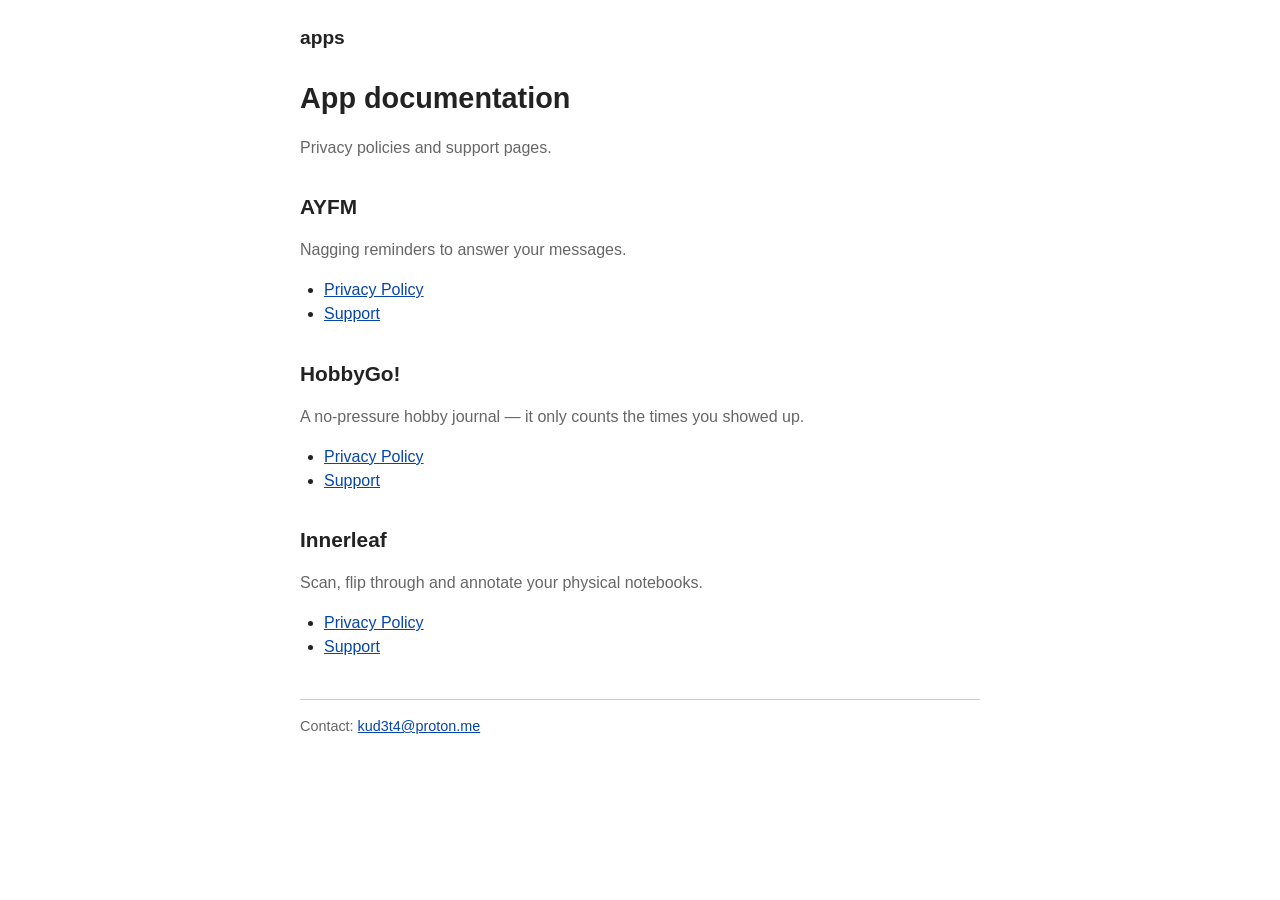
<file: index.html>
<!DOCTYPE html>
<html lang="en">
<head>
<meta charset="utf-8">
<meta name="viewport" content="width=device-width, initial-scale=1">
<title>Apps</title>
<link rel="stylesheet" href="style.css">
</head>
<body>
<div class="wrap">
  <header>
    <span class="brand">apps</span>
  </header>
  <h1>App documentation</h1>
  <p class="muted">Privacy policies and support pages.</p>

  <h2>AYFM</h2>
  <p class="muted">Nagging reminders to answer your messages.</p>
  <ul>
    <li><a href="ayfm/privacy.html">Privacy Policy</a></li>
    <li><a href="ayfm/support.html">Support</a></li>
  </ul>

  <h2>HobbyGo!</h2>
  <p class="muted">A no-pressure hobby journal — it only counts the times you showed up.</p>
  <ul>
    <li><a href="hobbygo/privacy.html">Privacy Policy</a></li>
    <li><a href="hobbygo/support.html">Support</a></li>
  </ul>

  <h2>Innerleaf</h2>
  <p class="muted">Scan, flip through and annotate your physical notebooks.</p>
  <ul>
    <li><a href="innerleaf/privacy.html">Privacy Policy</a></li>
    <li><a href="innerleaf/support.html">Support</a></li>
  </ul>

  <!-- Add each new app as another block. Copy the _template/ folder to <app-slug>/,
       fill in its two pages, and add a section here pointing at them. -->

  <footer>Contact: <a href="mailto:kud3t4@proton.me">kud3t4@proton.me</a></footer>
</div>
</body>
</html>
</file>
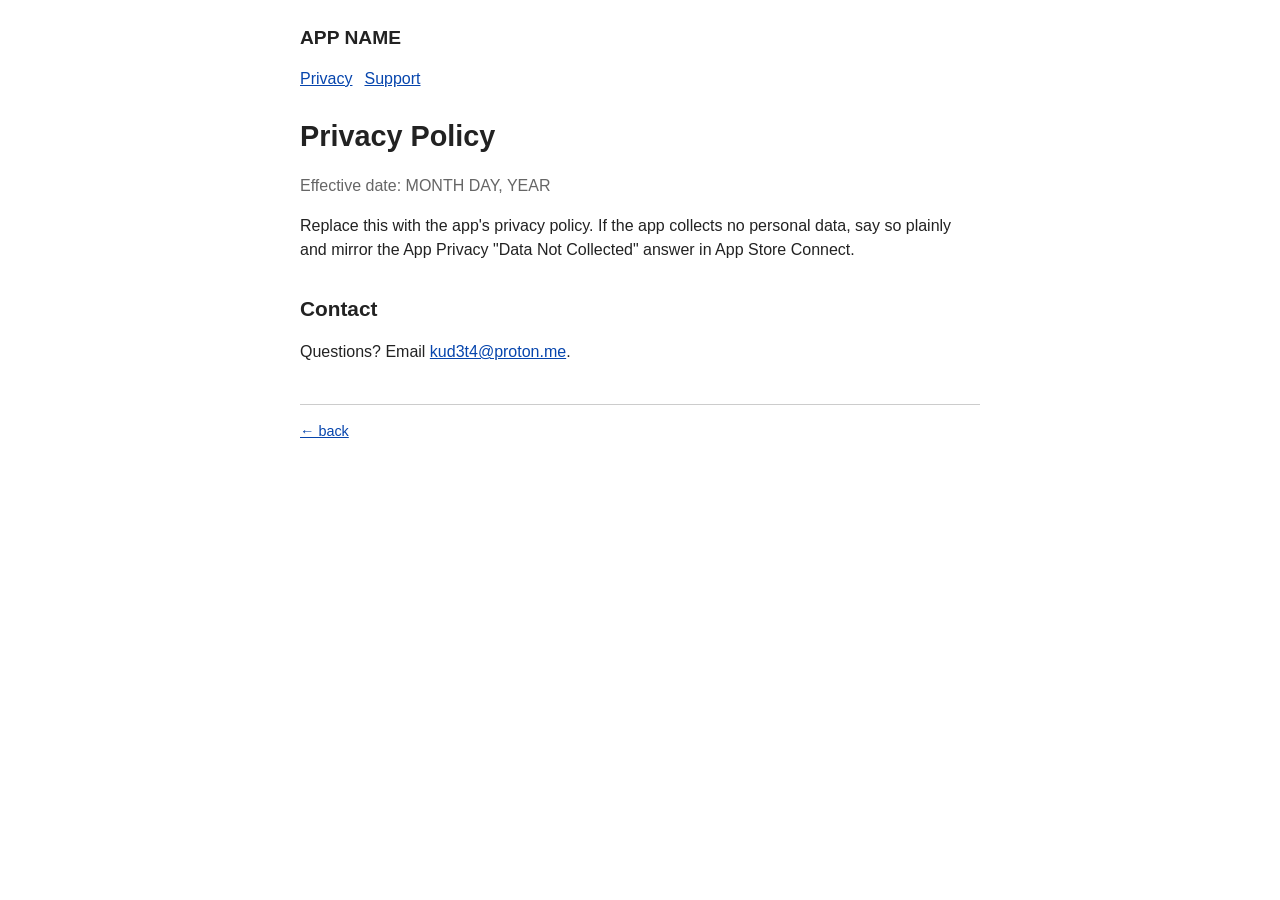
<file: _template/privacy.html>
<!DOCTYPE html>
<html lang="en">
<head>
<meta charset="utf-8">
<meta name="viewport" content="width=device-width, initial-scale=1">
<title>APP NAME — Privacy Policy</title>
<link rel="stylesheet" href="../style.css">
</head>
<body>
<div class="wrap">
  <header>
    <a class="brand" href="../index.html">APP NAME</a>
    <nav style="margin-top:14px"><a href="privacy.html">Privacy</a><a href="support.html">Support</a></nav>
  </header>

  <h1>Privacy Policy</h1>
  <p class="eff">Effective date: MONTH DAY, YEAR</p>

  <p>Replace this with the app's privacy policy. If the app collects no personal data, say so
     plainly and mirror the App Privacy "Data Not Collected" answer in App Store Connect.</p>

  <h2>Contact</h2>
  <p>Questions? Email <a href="mailto:kud3t4@proton.me">kud3t4@proton.me</a>.</p>

  <footer><a href="../index.html">&larr; back</a></footer>
</div>
</body>
</html>
</file>
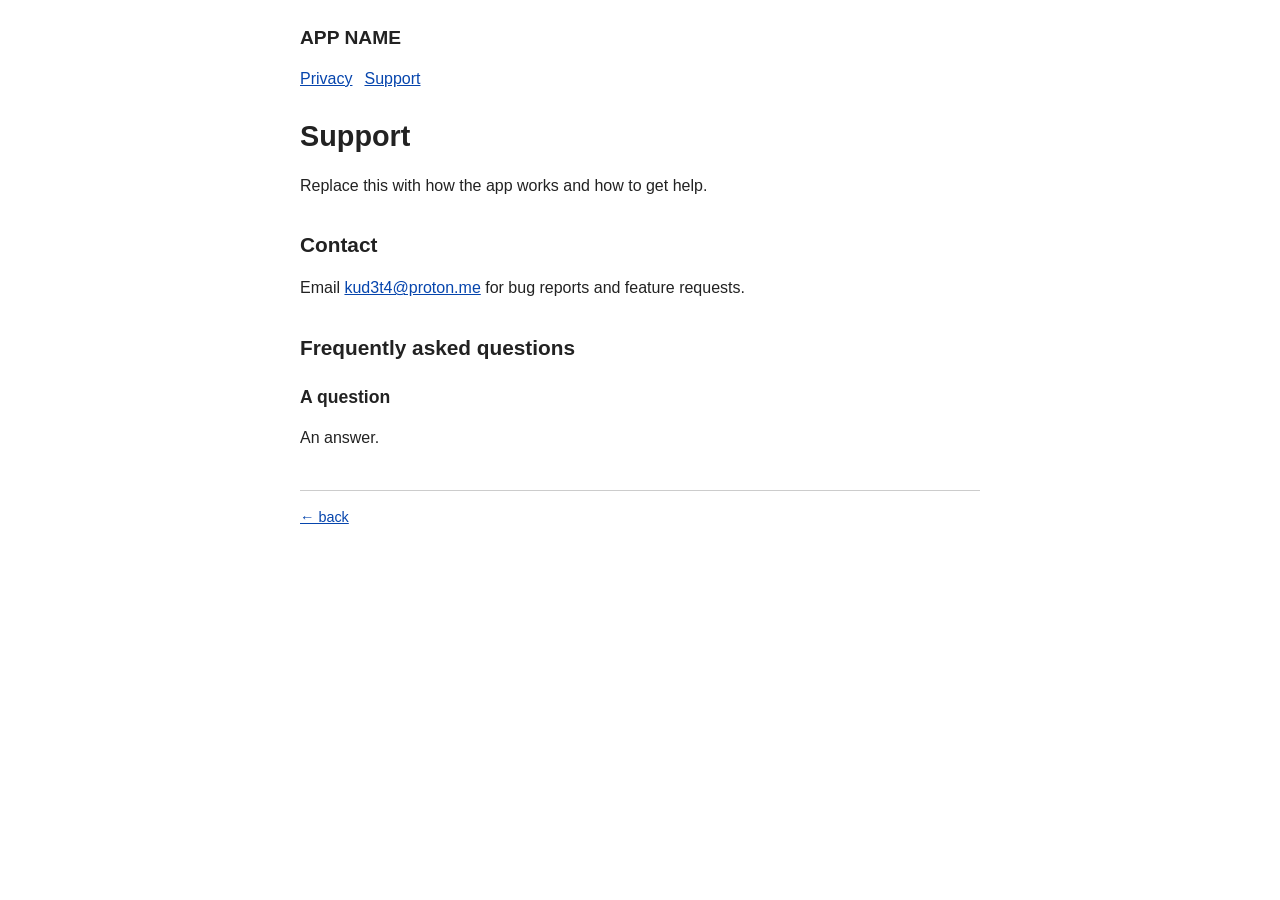
<file: _template/support.html>
<!DOCTYPE html>
<html lang="en">
<head>
<meta charset="utf-8">
<meta name="viewport" content="width=device-width, initial-scale=1">
<title>APP NAME — Support</title>
<link rel="stylesheet" href="../style.css">
</head>
<body>
<div class="wrap">
  <header>
    <a class="brand" href="../index.html">APP NAME</a>
    <nav style="margin-top:14px"><a href="privacy.html">Privacy</a><a href="support.html">Support</a></nav>
  </header>

  <h1>Support</h1>
  <p>Replace this with how the app works and how to get help.</p>

  <h2>Contact</h2>
  <p>Email <a href="mailto:kud3t4@proton.me">kud3t4@proton.me</a> for bug reports and feature
     requests.</p>

  <h2>Frequently asked questions</h2>
  <h3>A question</h3>
  <p>An answer.</p>

  <footer><a href="../index.html">&larr; back</a></footer>
</div>
</body>
</html>
</file>
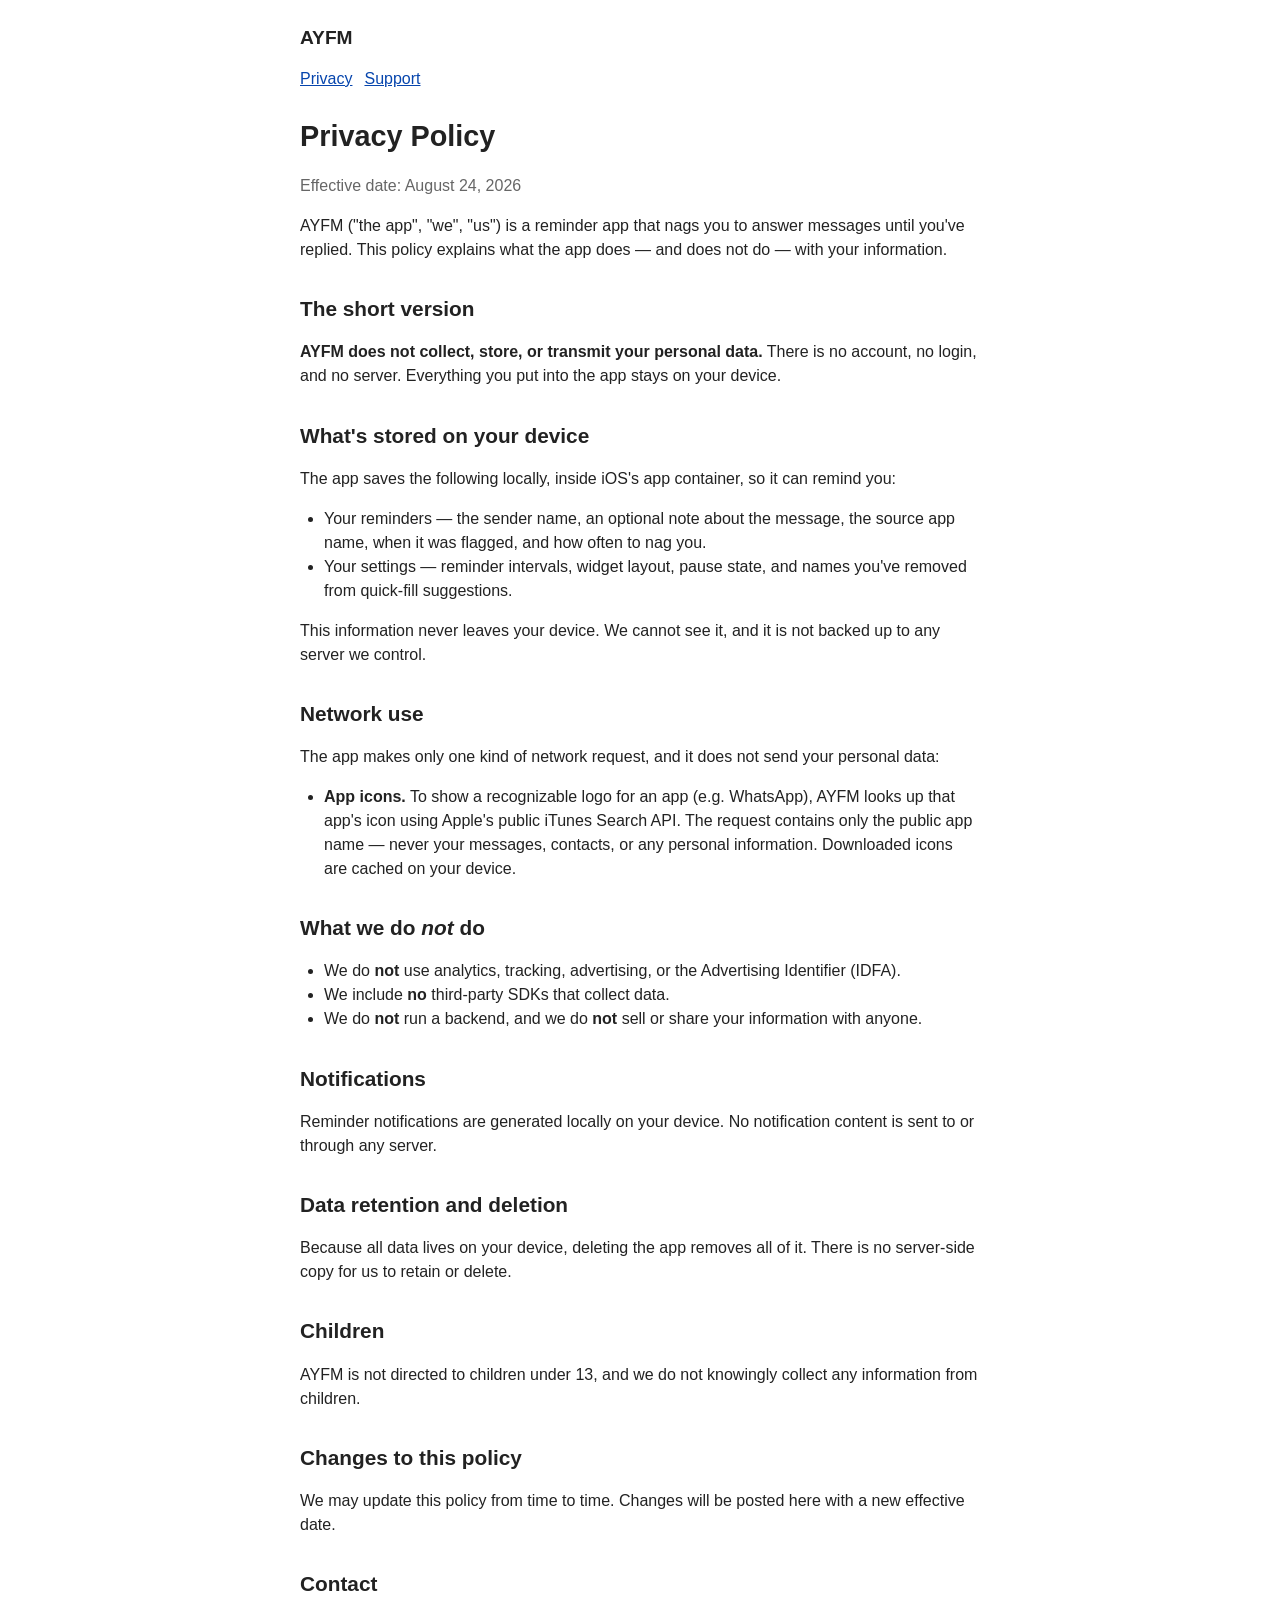
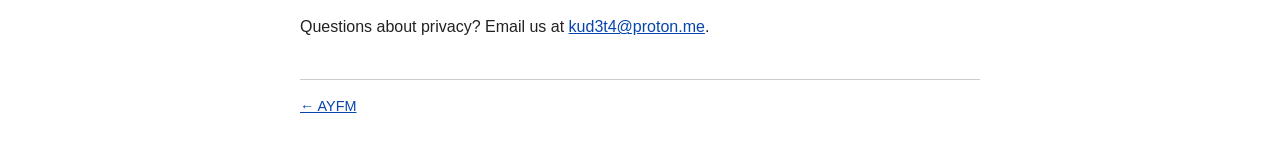
<file: ayfm/privacy.html>
<!DOCTYPE html>
<html lang="en">
<head>
<meta charset="utf-8">
<meta name="viewport" content="width=device-width, initial-scale=1">
<title>AYFM — Privacy Policy</title>
<link rel="stylesheet" href="../style.css">
</head>
<body>
<div class="wrap">
  <header>
    <a class="brand" href="../index.html">AYFM</a>
    <nav style="margin-top:14px"><a href="privacy.html">Privacy</a><a href="support.html">Support</a></nav>
  </header>

  <h1>Privacy Policy</h1>
  <p class="eff">Effective date: August 24, 2026</p>

  <p>AYFM ("the app", "we", "us") is a reminder app that nags you to answer messages until
     you've replied. This policy explains what the app does &mdash; and does not do &mdash; with your
     information.</p>

  <h2>The short version</h2>
  <p><strong>AYFM does not collect, store, or transmit your personal data.</strong> There is no
     account, no login, and no server. Everything you put into the app stays on your device.</p>

  <h2>What's stored on your device</h2>
  <p>The app saves the following locally, inside iOS's app container, so it can remind you:</p>
  <ul>
    <li>Your reminders &mdash; the sender name, an optional note about the message, the source app
        name, when it was flagged, and how often to nag you.</li>
    <li>Your settings &mdash; reminder intervals, widget layout, pause state, and names you've
        removed from quick-fill suggestions.</li>
  </ul>
  <p>This information never leaves your device. We cannot see it, and it is not backed up to any
     server we control.</p>

  <h2>Network use</h2>
  <p>The app makes only one kind of network request, and it does not send your personal data:</p>
  <ul>
    <li><strong>App icons.</strong> To show a recognizable logo for an app (e.g. WhatsApp), AYFM
        looks up that app's icon using Apple's public iTunes Search API. The request contains only
        the public app name &mdash; never your messages, contacts, or any personal information.
        Downloaded icons are cached on your device.</li>
  </ul>

  <h2>What we do <em>not</em> do</h2>
  <ul>
    <li>We do <strong>not</strong> use analytics, tracking, advertising, or the Advertising
        Identifier (IDFA).</li>
    <li>We include <strong>no</strong> third-party SDKs that collect data.</li>
    <li>We do <strong>not</strong> run a backend, and we do <strong>not</strong> sell or share your
        information with anyone.</li>
  </ul>

  <h2>Notifications</h2>
  <p>Reminder notifications are generated locally on your device. No notification content is sent
     to or through any server.</p>

  <h2>Data retention and deletion</h2>
  <p>Because all data lives on your device, deleting the app removes all of it. There is no
     server-side copy for us to retain or delete.</p>

  <h2>Children</h2>
  <p>AYFM is not directed to children under 13, and we do not knowingly collect any information
     from children.</p>

  <h2>Changes to this policy</h2>
  <p>We may update this policy from time to time. Changes will be posted here with a new effective
     date.</p>

  <h2>Contact</h2>
  <p>Questions about privacy? Email us at
     <a href="mailto:kud3t4@proton.me">kud3t4@proton.me</a>.</p>

  <footer><a href="../index.html">&larr; AYFM</a></footer>
</div>
</body>
</html>
</file>
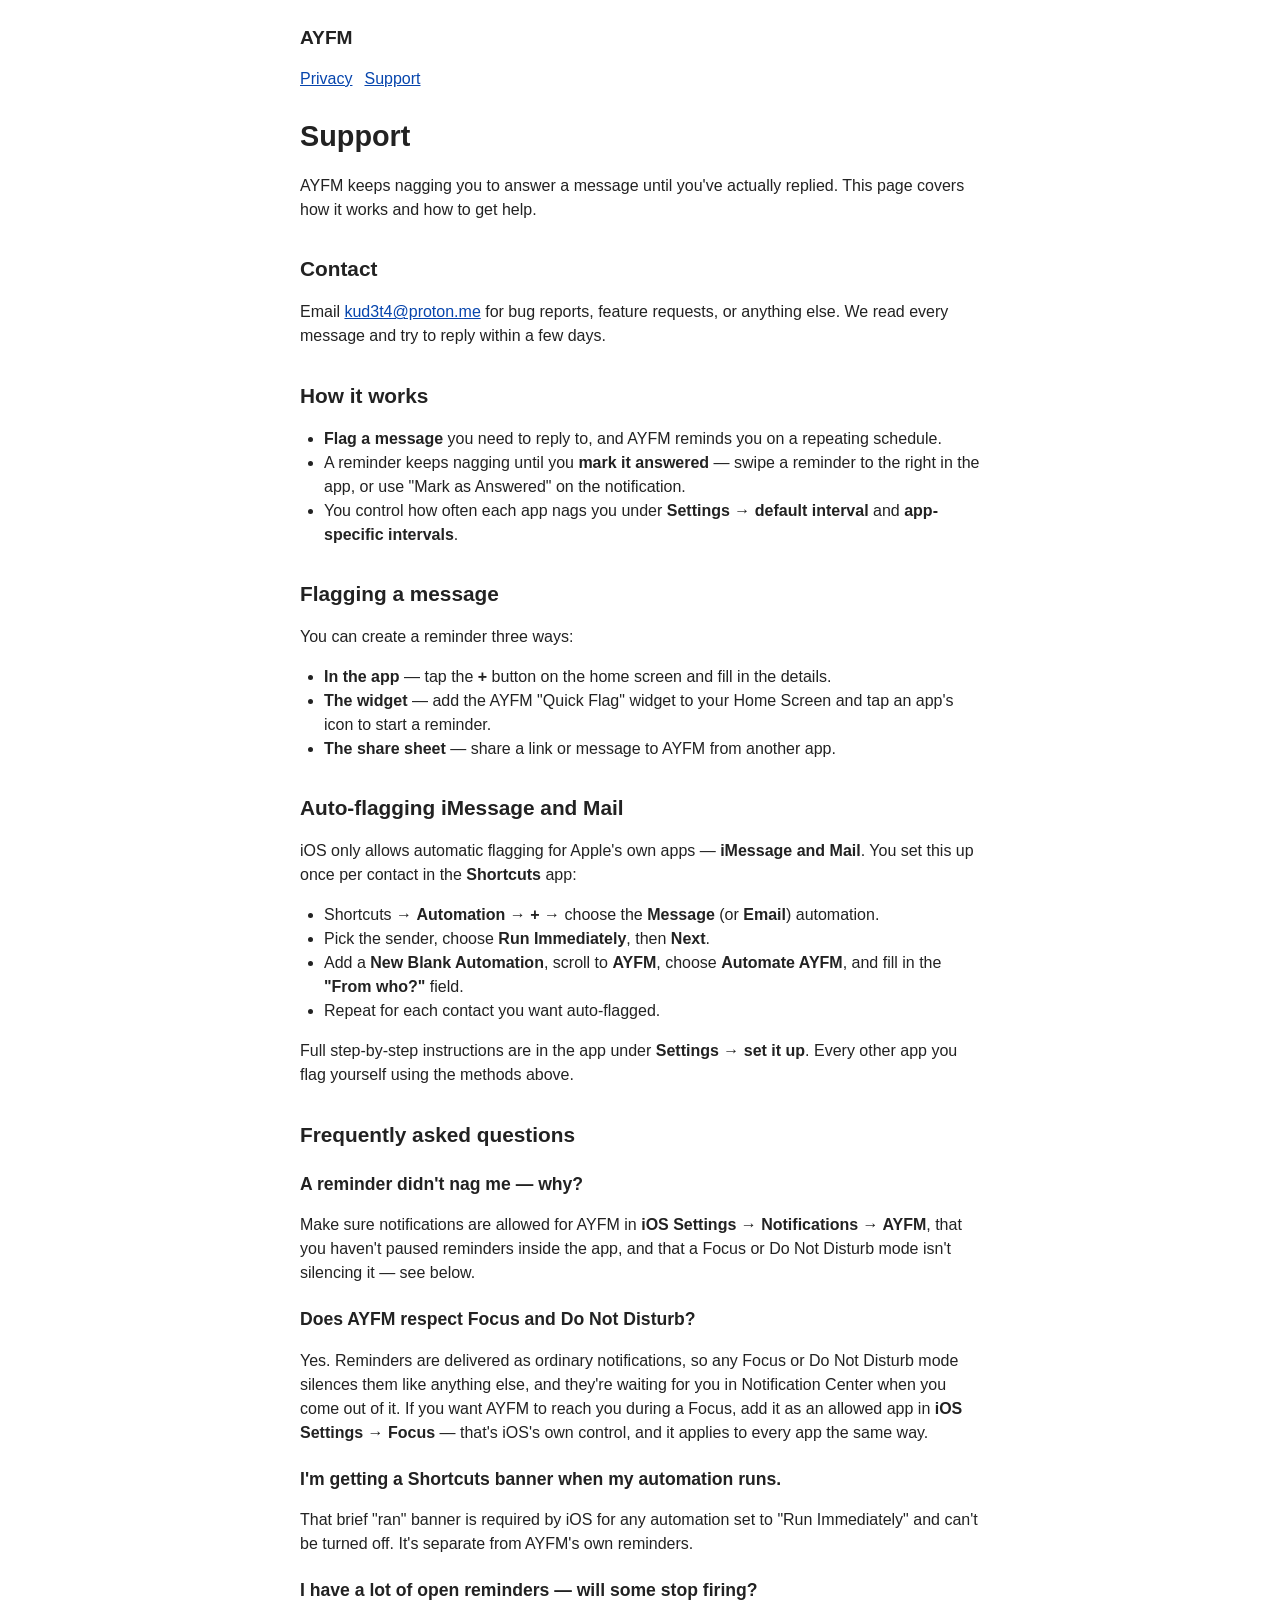
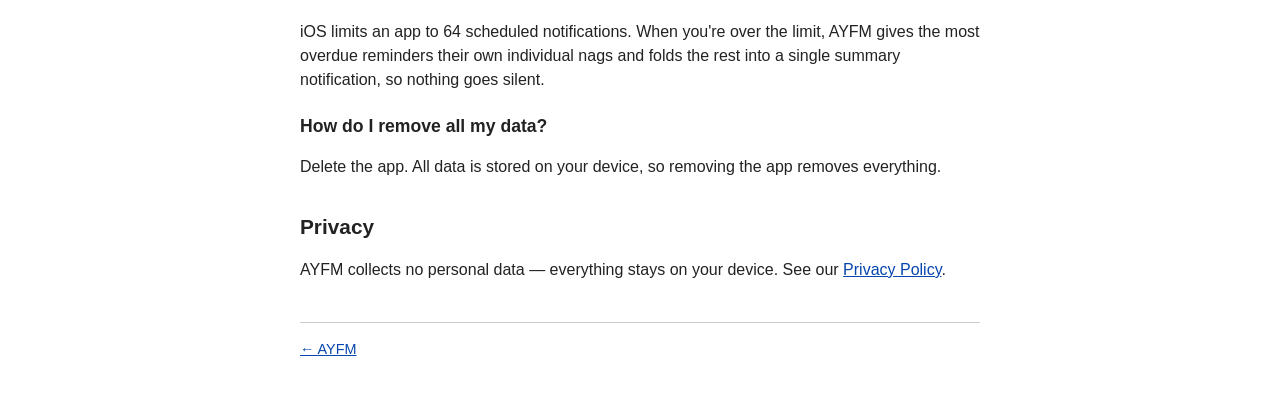
<file: ayfm/support.html>
<!DOCTYPE html>
<html lang="en">
<head>
<meta charset="utf-8">
<meta name="viewport" content="width=device-width, initial-scale=1">
<title>AYFM — Support</title>
<link rel="stylesheet" href="../style.css">
</head>
<body>
<div class="wrap">
  <header>
    <a class="brand" href="../index.html">AYFM</a>
    <nav style="margin-top:14px"><a href="privacy.html">Privacy</a><a href="support.html">Support</a></nav>
  </header>

  <h1>Support</h1>
  <p>AYFM keeps nagging you to answer a message until you've actually replied. This page covers
     how it works and how to get help.</p>

  <h2>Contact</h2>
  <p>Email <a href="mailto:kud3t4@proton.me">kud3t4@proton.me</a> for bug reports,
     feature requests, or anything else. We read every message and try to reply within a few
     days.</p>

  <h2>How it works</h2>
  <ul>
    <li><strong>Flag a message</strong> you need to reply to, and AYFM reminds you on a repeating
        schedule.</li>
    <li>A reminder keeps nagging until you <strong>mark it answered</strong> &mdash; swipe a
        reminder to the right in the app, or use "Mark as Answered" on the notification.</li>
    <li>You control how often each app nags you under <strong>Settings &rarr; default interval</strong>
        and <strong>app-specific intervals</strong>.</li>
  </ul>

  <h2>Flagging a message</h2>
  <p>You can create a reminder three ways:</p>
  <ul>
    <li><strong>In the app</strong> &mdash; tap the <strong>+</strong> button on the home screen and
        fill in the details.</li>
    <li><strong>The widget</strong> &mdash; add the AYFM "Quick Flag" widget to your Home Screen and
        tap an app's icon to start a reminder.</li>
    <li><strong>The share sheet</strong> &mdash; share a link or message to AYFM from another app.</li>
  </ul>

  <h2>Auto-flagging iMessage and Mail</h2>
  <p>iOS only allows automatic flagging for Apple's own apps &mdash; <strong>iMessage and
     Mail</strong>. You set this up once per contact in the <strong>Shortcuts</strong> app:</p>
  <ul>
    <li>Shortcuts &rarr; <strong>Automation</strong> &rarr; <strong>+</strong> &rarr; choose the
        <strong>Message</strong> (or <strong>Email</strong>) automation.</li>
    <li>Pick the sender, choose <strong>Run Immediately</strong>, then <strong>Next</strong>.</li>
    <li>Add a <strong>New Blank Automation</strong>, scroll to <strong>AYFM</strong>, choose
        <strong>Automate AYFM</strong>, and fill in the <strong>"From who?"</strong> field.</li>
    <li>Repeat for each contact you want auto-flagged.</li>
  </ul>
  <p>Full step-by-step instructions are in the app under <strong>Settings &rarr; set it up</strong>.
     Every other app you flag yourself using the methods above.</p>

  <h2>Frequently asked questions</h2>
  <h3>A reminder didn't nag me &mdash; why?</h3>
  <p>Make sure notifications are allowed for AYFM in <strong>iOS Settings &rarr; Notifications &rarr;
     AYFM</strong>, that you haven't paused reminders inside the app, and that a Focus or Do Not
     Disturb mode isn't silencing it &mdash; see below.</p>
  <h3>Does AYFM respect Focus and Do Not Disturb?</h3>
  <p>Yes. Reminders are delivered as ordinary notifications, so any Focus or Do Not Disturb mode
     silences them like anything else, and they're waiting for you in Notification Center when you
     come out of it. If you want AYFM to reach you during a Focus, add it as an allowed app in
     <strong>iOS Settings &rarr; Focus</strong> &mdash; that's iOS's own control, and it applies to
     every app the same way.</p>
  <h3>I'm getting a Shortcuts banner when my automation runs.</h3>
  <p>That brief "ran" banner is required by iOS for any automation set to "Run Immediately" and
     can't be turned off. It's separate from AYFM's own reminders.</p>
  <h3>I have a lot of open reminders &mdash; will some stop firing?</h3>
  <p>iOS limits an app to 64 scheduled notifications. When you're over the limit, AYFM gives the
     most overdue reminders their own individual nags and folds the rest into a single summary
     notification, so nothing goes silent.</p>
  <h3>How do I remove all my data?</h3>
  <p>Delete the app. All data is stored on your device, so removing the app removes everything.</p>

  <h2>Privacy</h2>
  <p>AYFM collects no personal data &mdash; everything stays on your device. See our
     <a href="privacy.html">Privacy Policy</a>.</p>

  <footer><a href="../index.html">&larr; AYFM</a></footer>
</div>
</body>
</html>
</file>
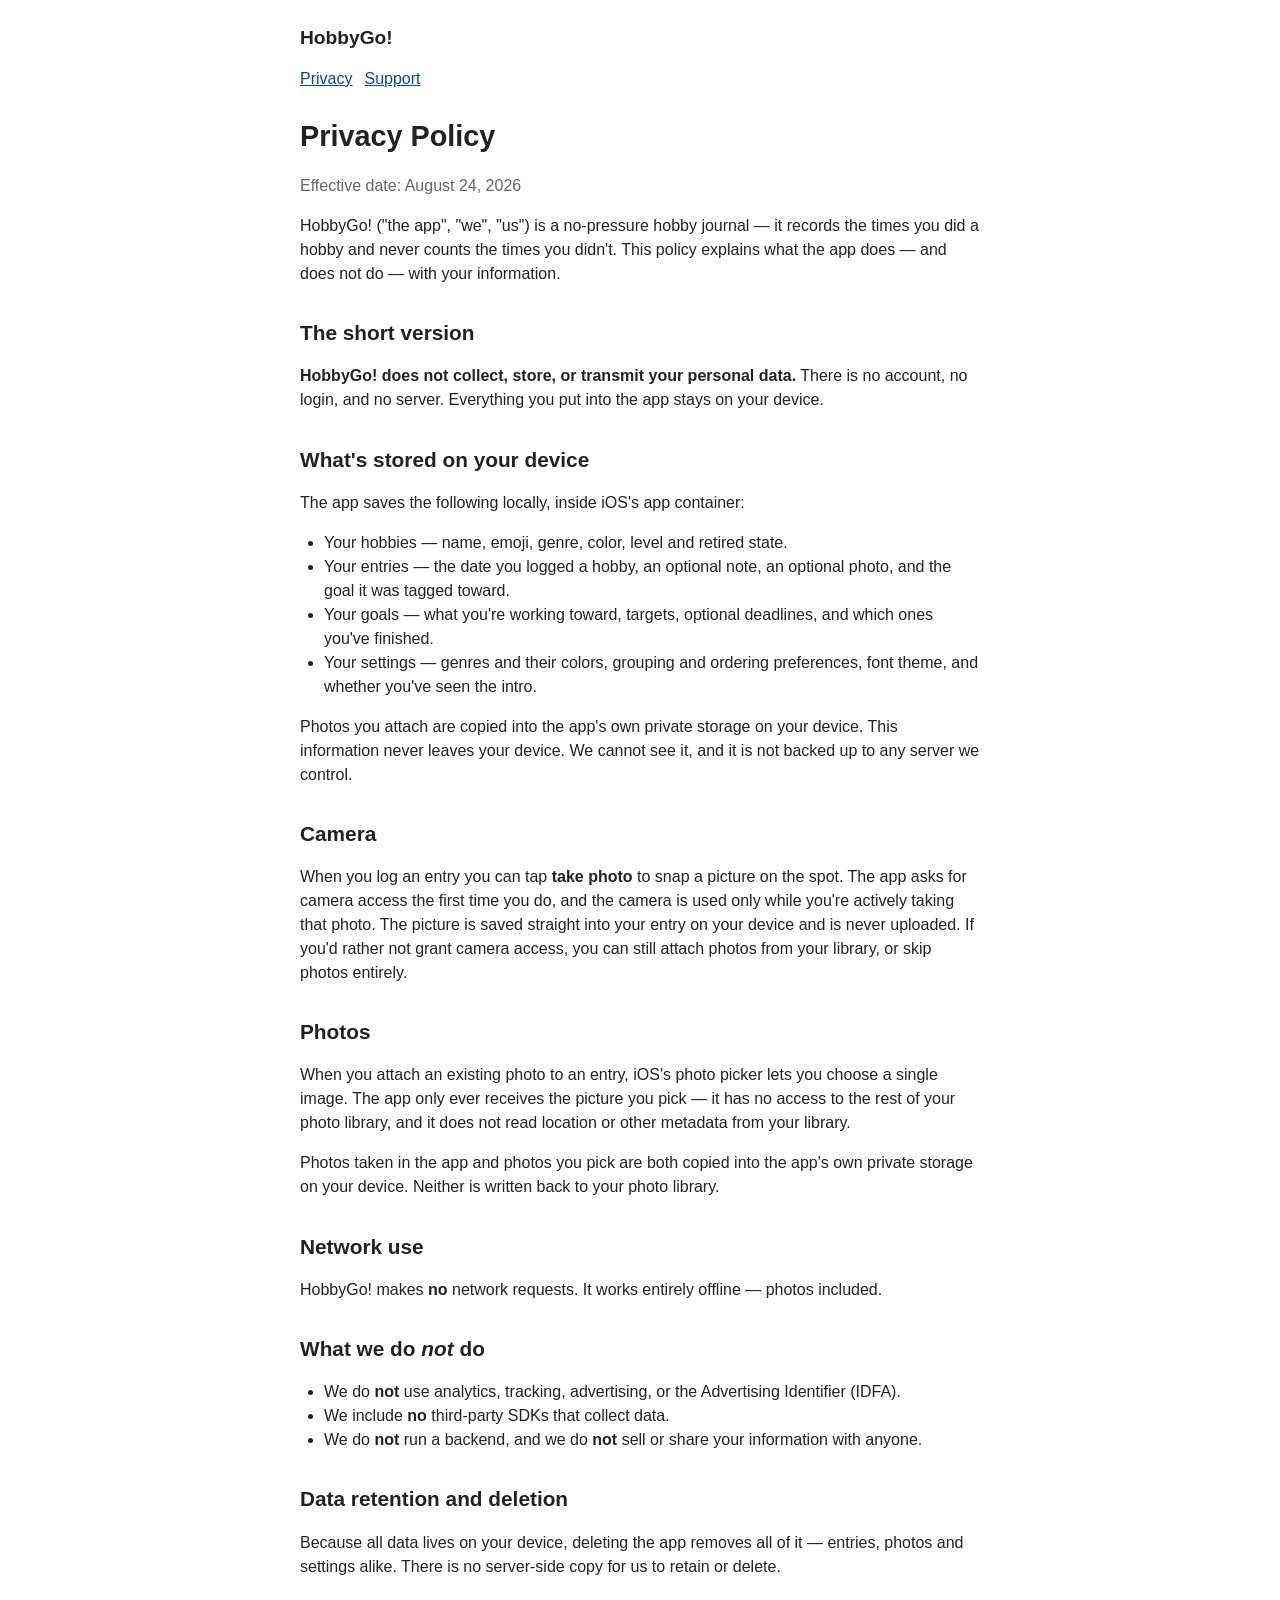
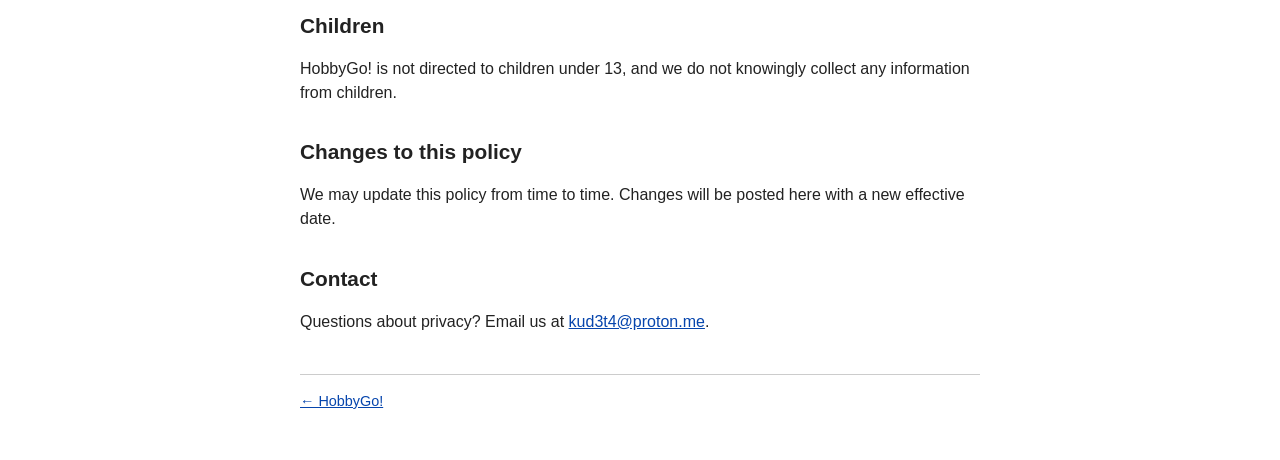
<file: hobbygo/privacy.html>
<!DOCTYPE html>
<html lang="en">
<head>
<meta charset="utf-8">
<meta name="viewport" content="width=device-width, initial-scale=1">
<title>HobbyGo! — Privacy Policy</title>
<link rel="stylesheet" href="../style.css">
</head>
<body>
<div class="wrap">
  <header>
    <a class="brand" href="../index.html">HobbyGo!</a>
    <nav style="margin-top:14px"><a href="privacy.html">Privacy</a><a href="support.html">Support</a></nav>
  </header>

  <h1>Privacy Policy</h1>
  <p class="eff">Effective date: August 24, 2026</p>

  <p>HobbyGo! ("the app", "we", "us") is a no-pressure hobby journal &mdash; it records the times
     you did a hobby and never counts the times you didn't. This policy explains what the app does
     &mdash; and does not do &mdash; with your information.</p>

  <h2>The short version</h2>
  <p><strong>HobbyGo! does not collect, store, or transmit your personal data.</strong> There is no
     account, no login, and no server. Everything you put into the app stays on your device.</p>

  <h2>What's stored on your device</h2>
  <p>The app saves the following locally, inside iOS's app container:</p>
  <ul>
    <li>Your hobbies &mdash; name, emoji, genre, color, level and retired state.</li>
    <li>Your entries &mdash; the date you logged a hobby, an optional note, an optional photo, and
        the goal it was tagged toward.</li>
    <li>Your goals &mdash; what you're working toward, targets, optional deadlines, and which ones
        you've finished.</li>
    <li>Your settings &mdash; genres and their colors, grouping and ordering preferences, font
        theme, and whether you've seen the intro.</li>
  </ul>
  <p>Photos you attach are copied into the app's own private storage on your device. This
     information never leaves your device. We cannot see it, and it is not backed up to any server
     we control.</p>

  <h2>Camera</h2>
  <p>When you log an entry you can tap <strong>take photo</strong> to snap a picture on the spot.
     The app asks for camera access the first time you do, and the camera is used only while you're
     actively taking that photo. The picture is saved straight into your entry on your device and is
     never uploaded. If you'd rather not grant camera access, you can still attach photos from your
     library, or skip photos entirely.</p>

  <h2>Photos</h2>
  <p>When you attach an existing photo to an entry, iOS's photo picker lets you choose a single
     image. The app only ever receives the picture you pick &mdash; it has no access to the rest of
     your photo library, and it does not read location or other metadata from your library.</p>
  <p>Photos taken in the app and photos you pick are both copied into the app's own private storage
     on your device. Neither is written back to your photo library.</p>

  <h2>Network use</h2>
  <p>HobbyGo! makes <strong>no</strong> network requests. It works entirely offline &mdash; photos
     included.</p>

  <h2>What we do <em>not</em> do</h2>
  <ul>
    <li>We do <strong>not</strong> use analytics, tracking, advertising, or the Advertising
        Identifier (IDFA).</li>
    <li>We include <strong>no</strong> third-party SDKs that collect data.</li>
    <li>We do <strong>not</strong> run a backend, and we do <strong>not</strong> sell or share your
        information with anyone.</li>
  </ul>

  <h2>Data retention and deletion</h2>
  <p>Because all data lives on your device, deleting the app removes all of it &mdash; entries,
     photos and settings alike. There is no server-side copy for us to retain or delete.</p>

  <h2>Children</h2>
  <p>HobbyGo! is not directed to children under 13, and we do not knowingly collect any information
     from children.</p>

  <h2>Changes to this policy</h2>
  <p>We may update this policy from time to time. Changes will be posted here with a new effective
     date.</p>

  <h2>Contact</h2>
  <p>Questions about privacy? Email us at
     <a href="mailto:kud3t4@proton.me">kud3t4@proton.me</a>.</p>

  <footer><a href="../index.html">&larr; HobbyGo!</a></footer>
</div>
</body>
</html>
</file>
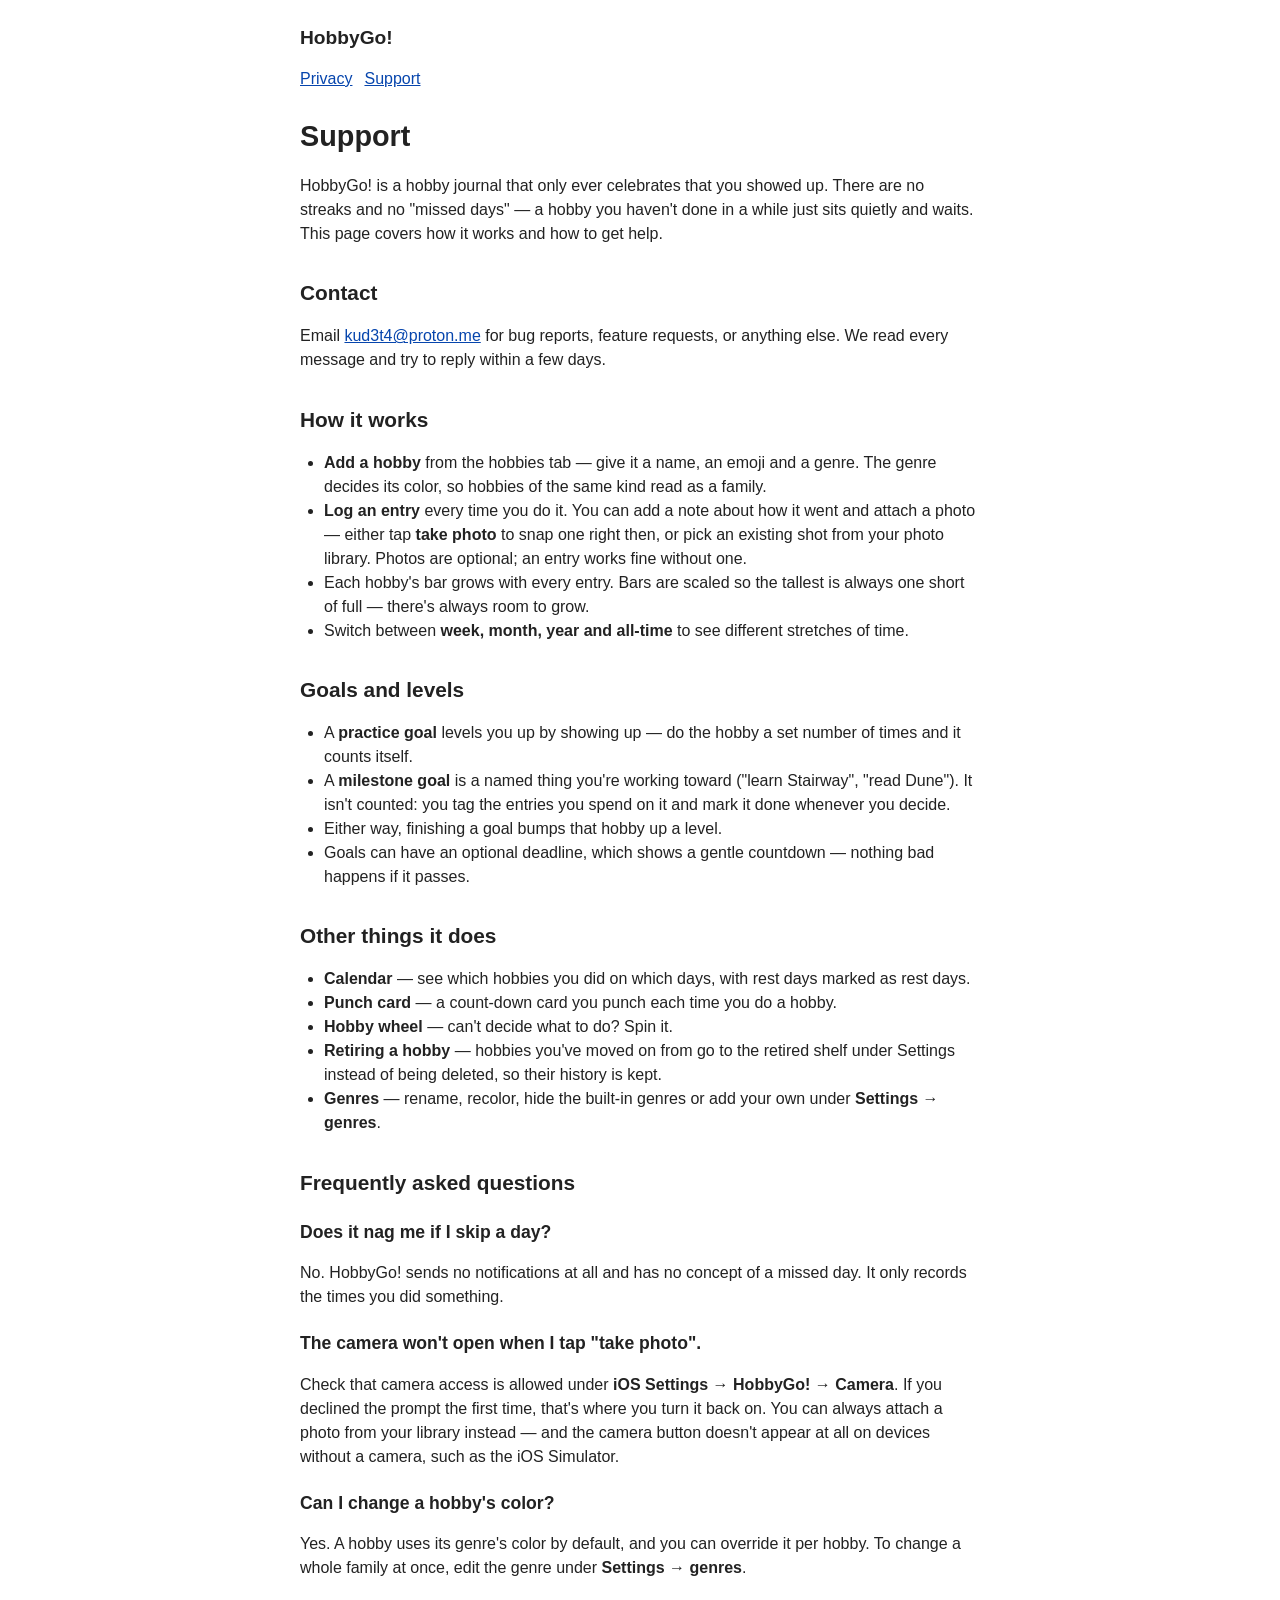
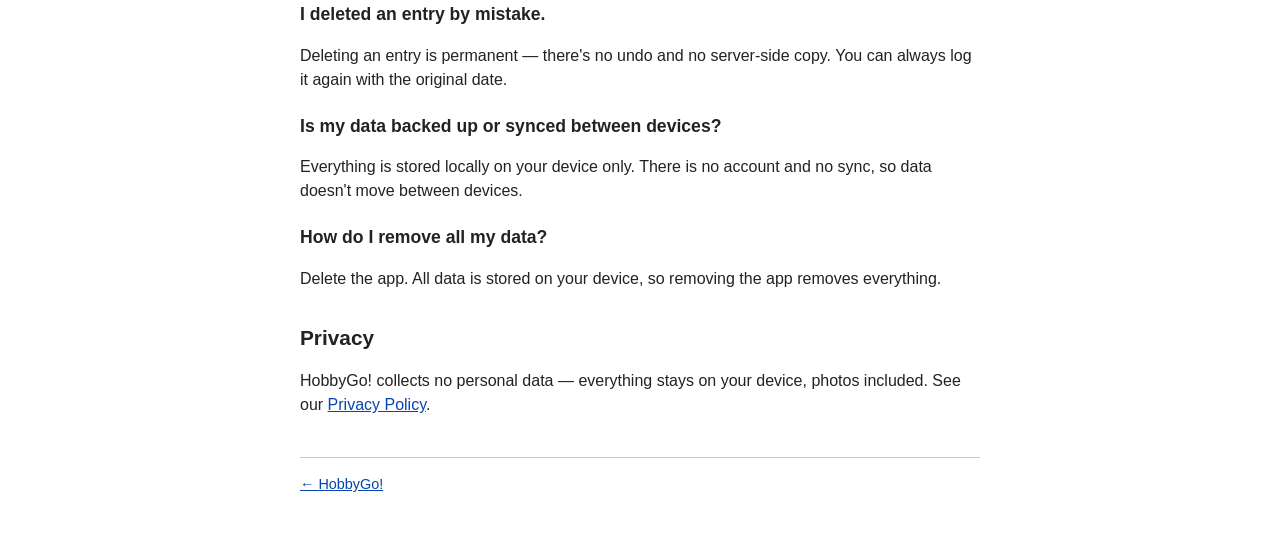
<file: hobbygo/support.html>
<!DOCTYPE html>
<html lang="en">
<head>
<meta charset="utf-8">
<meta name="viewport" content="width=device-width, initial-scale=1">
<title>HobbyGo! — Support</title>
<link rel="stylesheet" href="../style.css">
</head>
<body>
<div class="wrap">
  <header>
    <a class="brand" href="../index.html">HobbyGo!</a>
    <nav style="margin-top:14px"><a href="privacy.html">Privacy</a><a href="support.html">Support</a></nav>
  </header>

  <h1>Support</h1>
  <p>HobbyGo! is a hobby journal that only ever celebrates that you showed up. There are no streaks
     and no "missed days" &mdash; a hobby you haven't done in a while just sits quietly and waits.
     This page covers how it works and how to get help.</p>

  <h2>Contact</h2>
  <p>Email <a href="mailto:kud3t4@proton.me">kud3t4@proton.me</a> for bug reports,
     feature requests, or anything else. We read every message and try to reply within a few
     days.</p>

  <h2>How it works</h2>
  <ul>
    <li><strong>Add a hobby</strong> from the hobbies tab &mdash; give it a name, an emoji and a
        genre. The genre decides its color, so hobbies of the same kind read as a family.</li>
    <li><strong>Log an entry</strong> every time you do it. You can add a note about how it went and
        attach a photo &mdash; either tap <strong>take photo</strong> to snap one right then, or pick
        an existing shot from your photo library. Photos are optional; an entry works fine without
        one.</li>
    <li>Each hobby's bar grows with every entry. Bars are scaled so the tallest is always one short
        of full &mdash; there's always room to grow.</li>
    <li>Switch between <strong>week, month, year and all-time</strong> to see different stretches of
        time.</li>
  </ul>

  <h2>Goals and levels</h2>
  <ul>
    <li>A <strong>practice goal</strong> levels you up by showing up &mdash; do the hobby a set
        number of times and it counts itself.</li>
    <li>A <strong>milestone goal</strong> is a named thing you're working toward ("learn Stairway",
        "read Dune"). It isn't counted: you tag the entries you spend on it and mark it done
        whenever you decide.</li>
    <li>Either way, finishing a goal bumps that hobby up a level.</li>
    <li>Goals can have an optional deadline, which shows a gentle countdown &mdash; nothing bad
        happens if it passes.</li>
  </ul>

  <h2>Other things it does</h2>
  <ul>
    <li><strong>Calendar</strong> &mdash; see which hobbies you did on which days, with rest days
        marked as rest days.</li>
    <li><strong>Punch card</strong> &mdash; a count-down card you punch each time you do a hobby.</li>
    <li><strong>Hobby wheel</strong> &mdash; can't decide what to do? Spin it.</li>
    <li><strong>Retiring a hobby</strong> &mdash; hobbies you've moved on from go to the retired
        shelf under Settings instead of being deleted, so their history is kept.</li>
    <li><strong>Genres</strong> &mdash; rename, recolor, hide the built-in genres or add your
        own under <strong>Settings &rarr; genres</strong>.</li>
  </ul>

  <h2>Frequently asked questions</h2>
  <h3>Does it nag me if I skip a day?</h3>
  <p>No. HobbyGo! sends no notifications at all and has no concept of a missed day. It only records
     the times you did something.</p>
  <h3>The camera won't open when I tap "take photo".</h3>
  <p>Check that camera access is allowed under <strong>iOS Settings &rarr; HobbyGo! &rarr;
     Camera</strong>. If you declined the prompt the first time, that's where you turn it back on.
     You can always attach a photo from your library instead &mdash; and the camera button doesn't
     appear at all on devices without a camera, such as the iOS Simulator.</p>
  <h3>Can I change a hobby's color?</h3>
  <p>Yes. A hobby uses its genre's color by default, and you can override it per hobby. To change a
     whole family at once, edit the genre under <strong>Settings &rarr; genres</strong>.</p>
  <h3>I deleted an entry by mistake.</h3>
  <p>Deleting an entry is permanent &mdash; there's no undo and no server-side copy. You can always
     log it again with the original date.</p>
  <h3>Is my data backed up or synced between devices?</h3>
  <p>Everything is stored locally on your device only. There is no account and no sync, so data
     doesn't move between devices.</p>
  <h3>How do I remove all my data?</h3>
  <p>Delete the app. All data is stored on your device, so removing the app removes everything.</p>

  <h2>Privacy</h2>
  <p>HobbyGo! collects no personal data &mdash; everything stays on your device, photos included.
     See our <a href="privacy.html">Privacy Policy</a>.</p>

  <footer><a href="../index.html">&larr; HobbyGo!</a></footer>
</div>
</body>
</html>
</file>
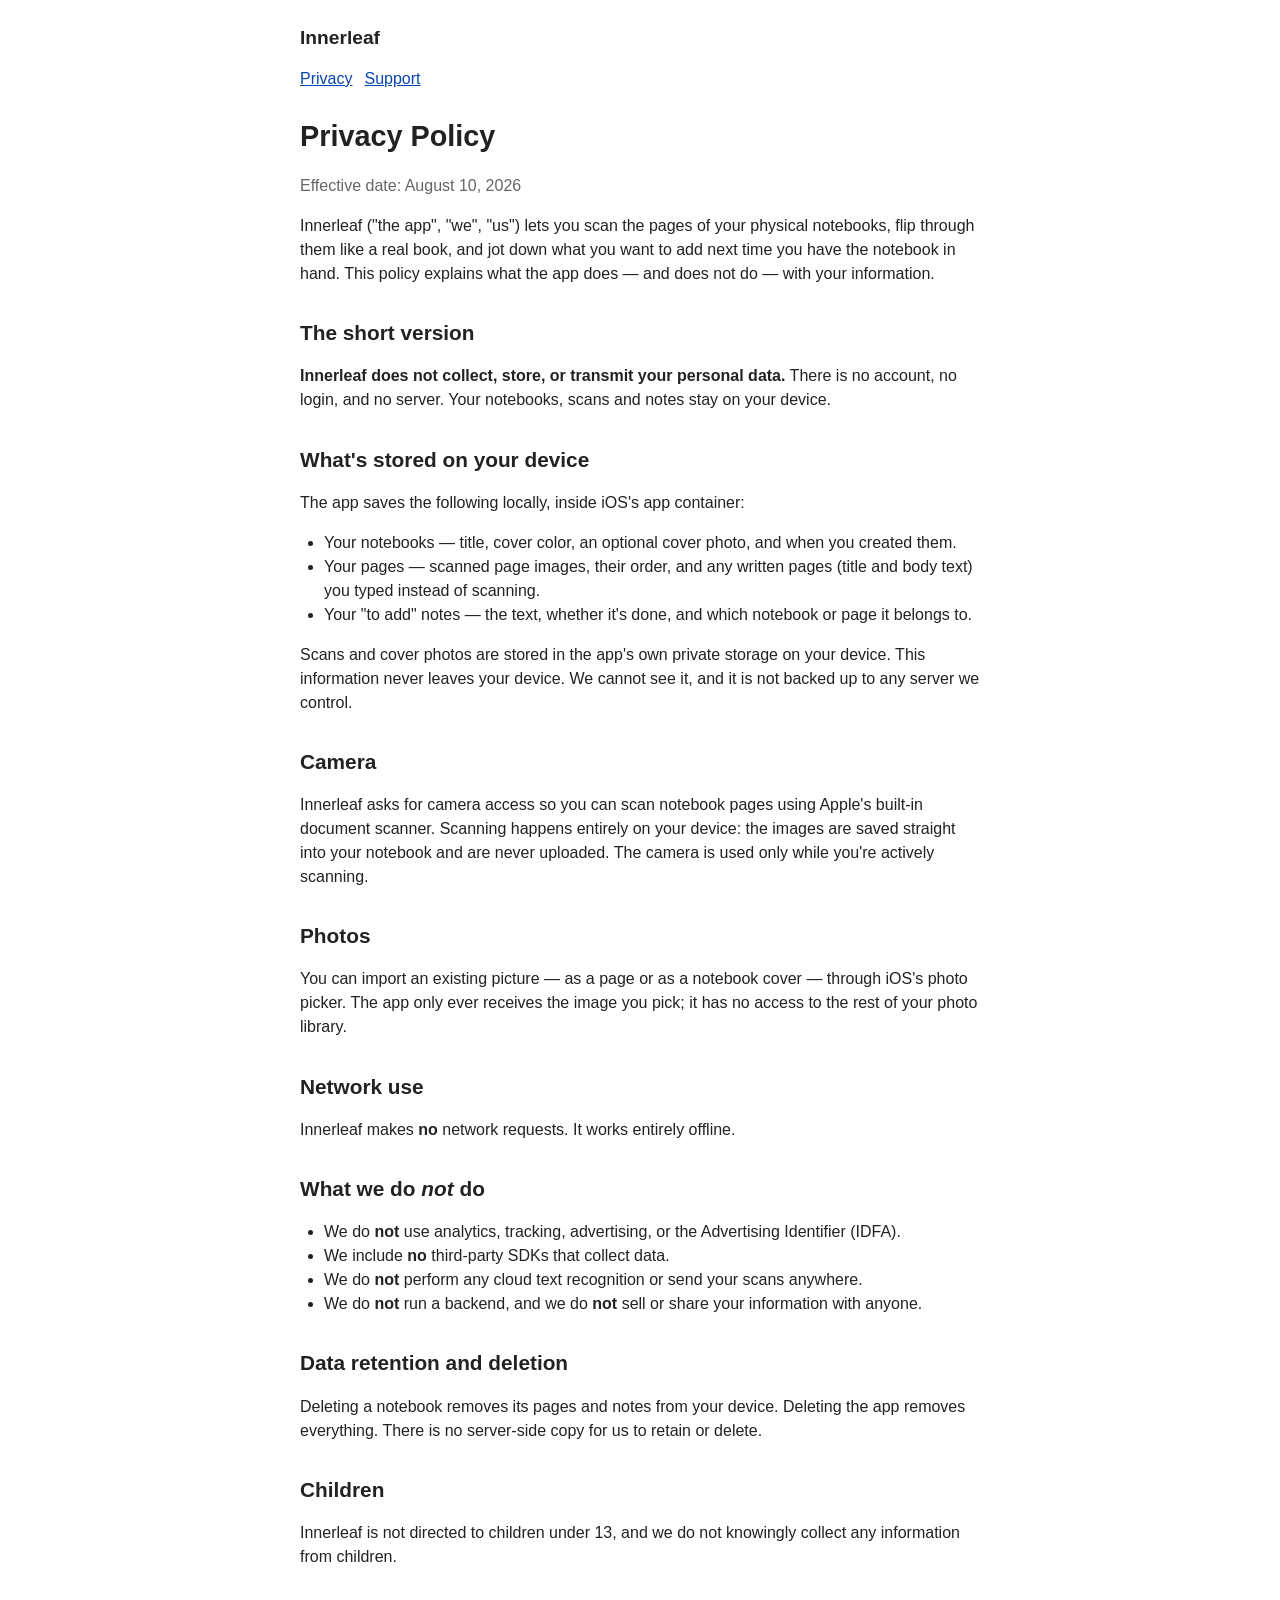
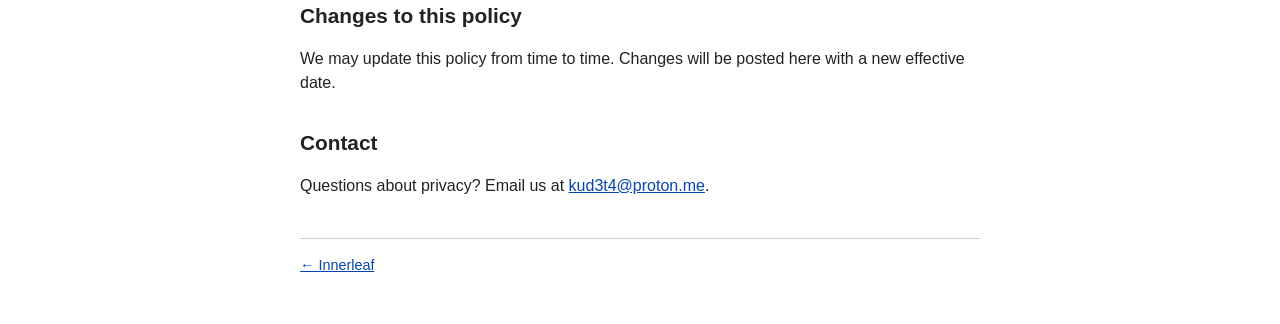
<file: innerleaf/privacy.html>
<!DOCTYPE html>
<html lang="en">
<head>
<meta charset="utf-8">
<meta name="viewport" content="width=device-width, initial-scale=1">
<title>Innerleaf — Privacy Policy</title>
<link rel="stylesheet" href="../style.css">
</head>
<body>
<div class="wrap">
  <header>
    <a class="brand" href="../index.html">Innerleaf</a>
    <nav style="margin-top:14px"><a href="privacy.html">Privacy</a><a href="support.html">Support</a></nav>
  </header>

  <h1>Privacy Policy</h1>
  <p class="eff">Effective date: August 10, 2026</p>

  <p>Innerleaf ("the app", "we", "us") lets you scan the pages of your physical notebooks, flip
     through them like a real book, and jot down what you want to add next time you have the
     notebook in hand. This policy explains what the app does &mdash; and does not do &mdash; with
     your information.</p>

  <h2>The short version</h2>
  <p><strong>Innerleaf does not collect, store, or transmit your personal data.</strong> There is no
     account, no login, and no server. Your notebooks, scans and notes stay on your device.</p>

  <h2>What's stored on your device</h2>
  <p>The app saves the following locally, inside iOS's app container:</p>
  <ul>
    <li>Your notebooks &mdash; title, cover color, an optional cover photo, and when you created
        them.</li>
    <li>Your pages &mdash; scanned page images, their order, and any written pages (title and body
        text) you typed instead of scanning.</li>
    <li>Your "to add" notes &mdash; the text, whether it's done, and which notebook or page it
        belongs to.</li>
  </ul>
  <p>Scans and cover photos are stored in the app's own private storage on your device. This
     information never leaves your device. We cannot see it, and it is not backed up to any server
     we control.</p>

  <h2>Camera</h2>
  <p>Innerleaf asks for camera access so you can scan notebook pages using Apple's built-in
     document scanner. Scanning happens entirely on your device: the images are saved straight into
     your notebook and are never uploaded. The camera is used only while you're actively scanning.</p>

  <h2>Photos</h2>
  <p>You can import an existing picture &mdash; as a page or as a notebook cover &mdash; through
     iOS's photo picker. The app only ever receives the image you pick; it has no access to the rest
     of your photo library.</p>

  <h2>Network use</h2>
  <p>Innerleaf makes <strong>no</strong> network requests. It works entirely offline.</p>

  <h2>What we do <em>not</em> do</h2>
  <ul>
    <li>We do <strong>not</strong> use analytics, tracking, advertising, or the Advertising
        Identifier (IDFA).</li>
    <li>We include <strong>no</strong> third-party SDKs that collect data.</li>
    <li>We do <strong>not</strong> perform any cloud text recognition or send your scans anywhere.</li>
    <li>We do <strong>not</strong> run a backend, and we do <strong>not</strong> sell or share your
        information with anyone.</li>
  </ul>

  <h2>Data retention and deletion</h2>
  <p>Deleting a notebook removes its pages and notes from your device. Deleting the app removes
     everything. There is no server-side copy for us to retain or delete.</p>

  <h2>Children</h2>
  <p>Innerleaf is not directed to children under 13, and we do not knowingly collect any
     information from children.</p>

  <h2>Changes to this policy</h2>
  <p>We may update this policy from time to time. Changes will be posted here with a new effective
     date.</p>

  <h2>Contact</h2>
  <p>Questions about privacy? Email us at
     <a href="mailto:kud3t4@proton.me">kud3t4@proton.me</a>.</p>

  <footer><a href="../index.html">&larr; Innerleaf</a></footer>
</div>
</body>
</html>
</file>
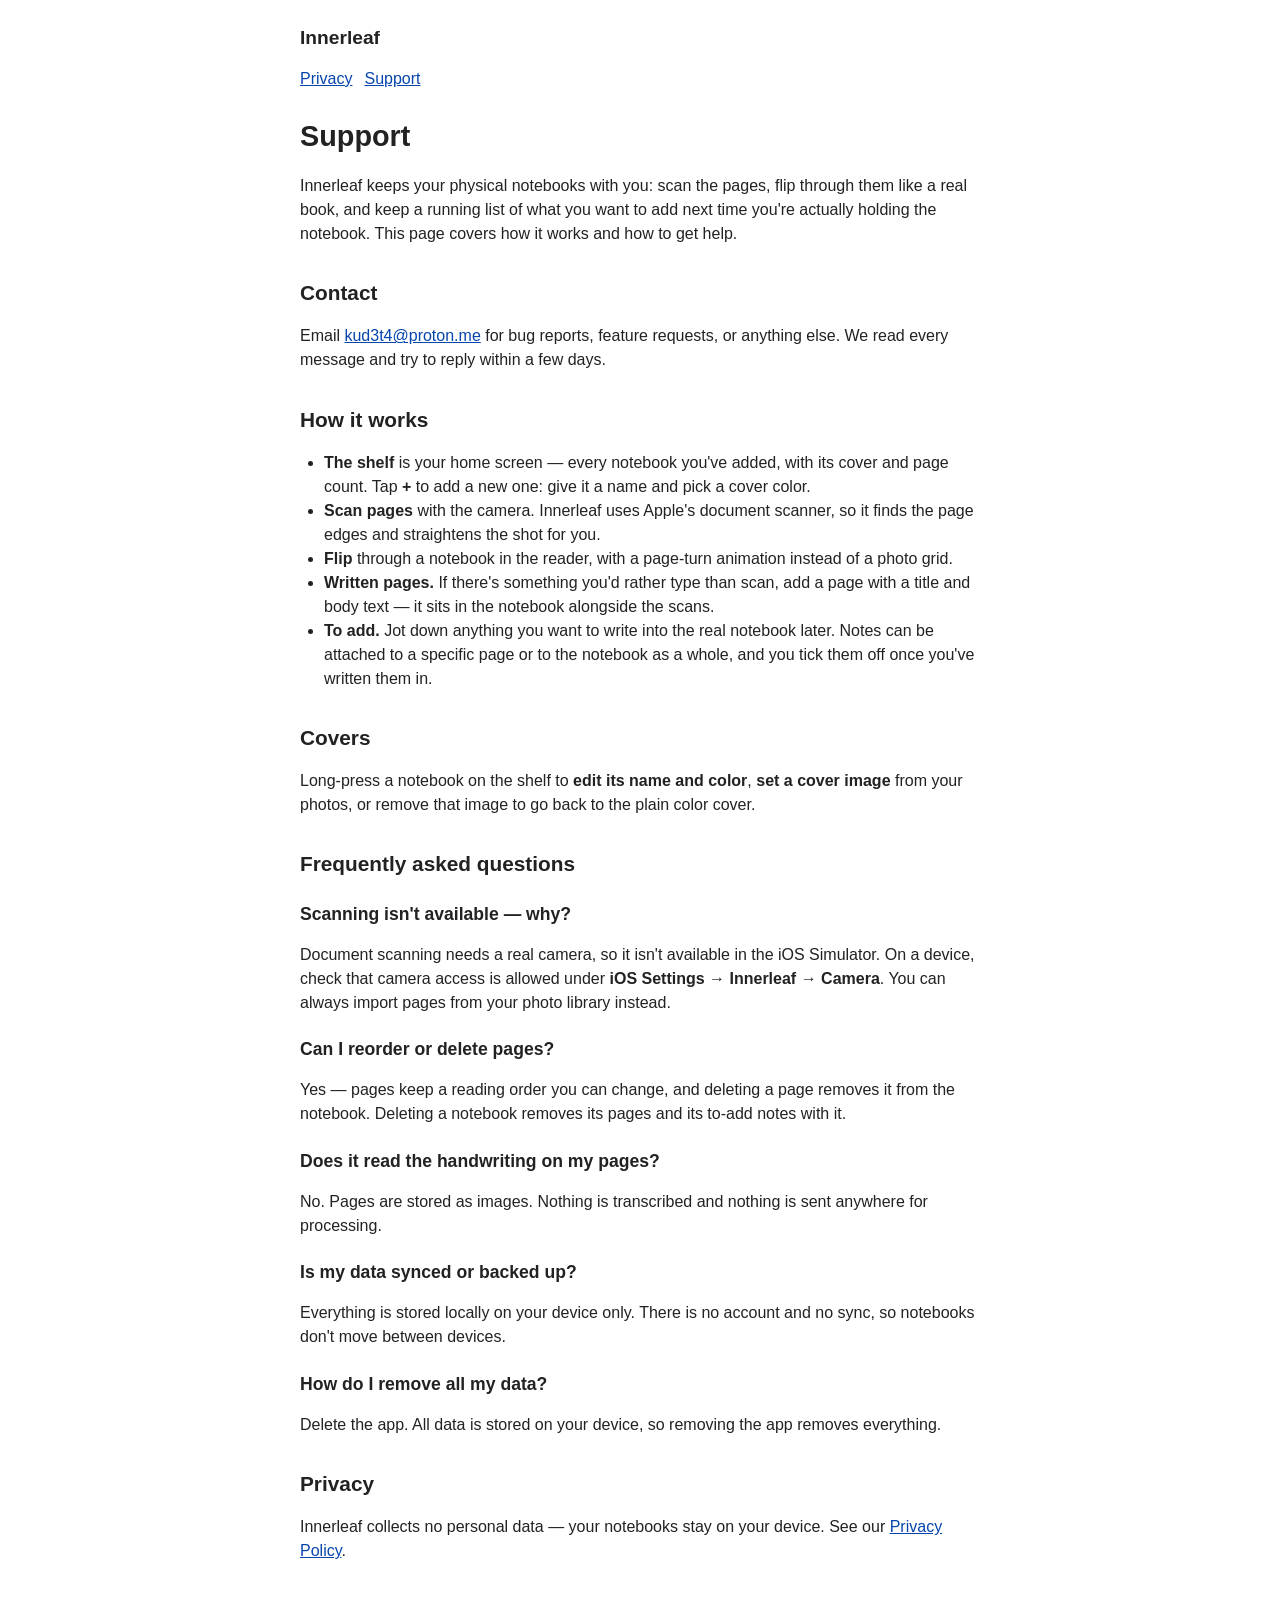
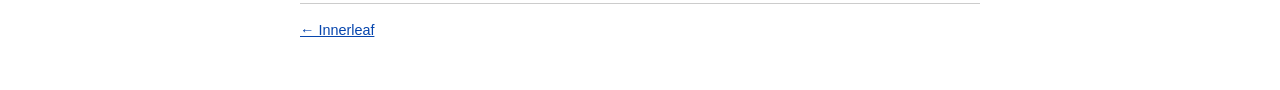
<file: innerleaf/support.html>
<!DOCTYPE html>
<html lang="en">
<head>
<meta charset="utf-8">
<meta name="viewport" content="width=device-width, initial-scale=1">
<title>Innerleaf — Support</title>
<link rel="stylesheet" href="../style.css">
</head>
<body>
<div class="wrap">
  <header>
    <a class="brand" href="../index.html">Innerleaf</a>
    <nav style="margin-top:14px"><a href="privacy.html">Privacy</a><a href="support.html">Support</a></nav>
  </header>

  <h1>Support</h1>
  <p>Innerleaf keeps your physical notebooks with you: scan the pages, flip through them like a
     real book, and keep a running list of what you want to add next time you're actually holding
     the notebook. This page covers how it works and how to get help.</p>

  <h2>Contact</h2>
  <p>Email <a href="mailto:kud3t4@proton.me">kud3t4@proton.me</a> for bug reports,
     feature requests, or anything else. We read every message and try to reply within a few
     days.</p>

  <h2>How it works</h2>
  <ul>
    <li><strong>The shelf</strong> is your home screen &mdash; every notebook you've added, with its
        cover and page count. Tap <strong>+</strong> to add a new one: give it a name and pick a
        cover color.</li>
    <li><strong>Scan pages</strong> with the camera. Innerleaf uses Apple's document scanner, so it
        finds the page edges and straightens the shot for you.</li>
    <li><strong>Flip</strong> through a notebook in the reader, with a page-turn animation instead
        of a photo grid.</li>
    <li><strong>Written pages.</strong> If there's something you'd rather type than scan, add a page
        with a title and body text &mdash; it sits in the notebook alongside the scans.</li>
    <li><strong>To add.</strong> Jot down anything you want to write into the real notebook later.
        Notes can be attached to a specific page or to the notebook as a whole, and you tick them
        off once you've written them in.</li>
  </ul>

  <h2>Covers</h2>
  <p>Long-press a notebook on the shelf to <strong>edit its name and color</strong>, <strong>set a
     cover image</strong> from your photos, or remove that image to go back to the plain color
     cover.</p>

  <h2>Frequently asked questions</h2>
  <h3>Scanning isn't available &mdash; why?</h3>
  <p>Document scanning needs a real camera, so it isn't available in the iOS Simulator. On a device,
     check that camera access is allowed under <strong>iOS Settings &rarr; Innerleaf &rarr;
     Camera</strong>. You can always import pages from your photo library instead.</p>
  <h3>Can I reorder or delete pages?</h3>
  <p>Yes &mdash; pages keep a reading order you can change, and deleting a page removes it from the
     notebook. Deleting a notebook removes its pages and its to-add notes with it.</p>
  <h3>Does it read the handwriting on my pages?</h3>
  <p>No. Pages are stored as images. Nothing is transcribed and nothing is sent anywhere for
     processing.</p>
  <h3>Is my data synced or backed up?</h3>
  <p>Everything is stored locally on your device only. There is no account and no sync, so notebooks
     don't move between devices.</p>
  <h3>How do I remove all my data?</h3>
  <p>Delete the app. All data is stored on your device, so removing the app removes everything.</p>

  <h2>Privacy</h2>
  <p>Innerleaf collects no personal data &mdash; your notebooks stay on your device. See our
     <a href="privacy.html">Privacy Policy</a>.</p>

  <footer><a href="../index.html">&larr; Innerleaf</a></footer>
</div>
</body>
</html>
</file>
<file: style.css>
body {
  margin: 0;
  background: #fff;
  color: #222;
  font-family: -apple-system, BlinkMacSystemFont, "Segoe UI", Helvetica, Arial, sans-serif;
  line-height: 1.5;
  -webkit-text-size-adjust: 100%;
}
.wrap { max-width: 680px; margin: 0 auto; padding: 24px 16px 48px; }
header { margin-bottom: 24px; }
.brand { color: #222; font-weight: bold; font-size: 1.2rem; text-decoration: none; }
nav a { margin-right: 12px; }
h1 { font-size: 1.8rem; margin: .5em 0 .3em; }
h2 { font-size: 1.3rem; margin: 1.5em 0 .4em; }
h3 { font-size: 1.1rem; margin: 1.2em 0 .3em; }
a { color: #0645ad; }
ul { padding-left: 1.5em; }
code { background: #f2f2f2; padding: 1px 4px; }
hr { border: none; border-top: 1px solid #ccc; margin: 2em 0; }
.muted, .eff { color: #666; }
footer { margin-top: 40px; color: #666; font-size: .9rem; border-top: 1px solid #ccc; padding-top: 16px; }
</file>
